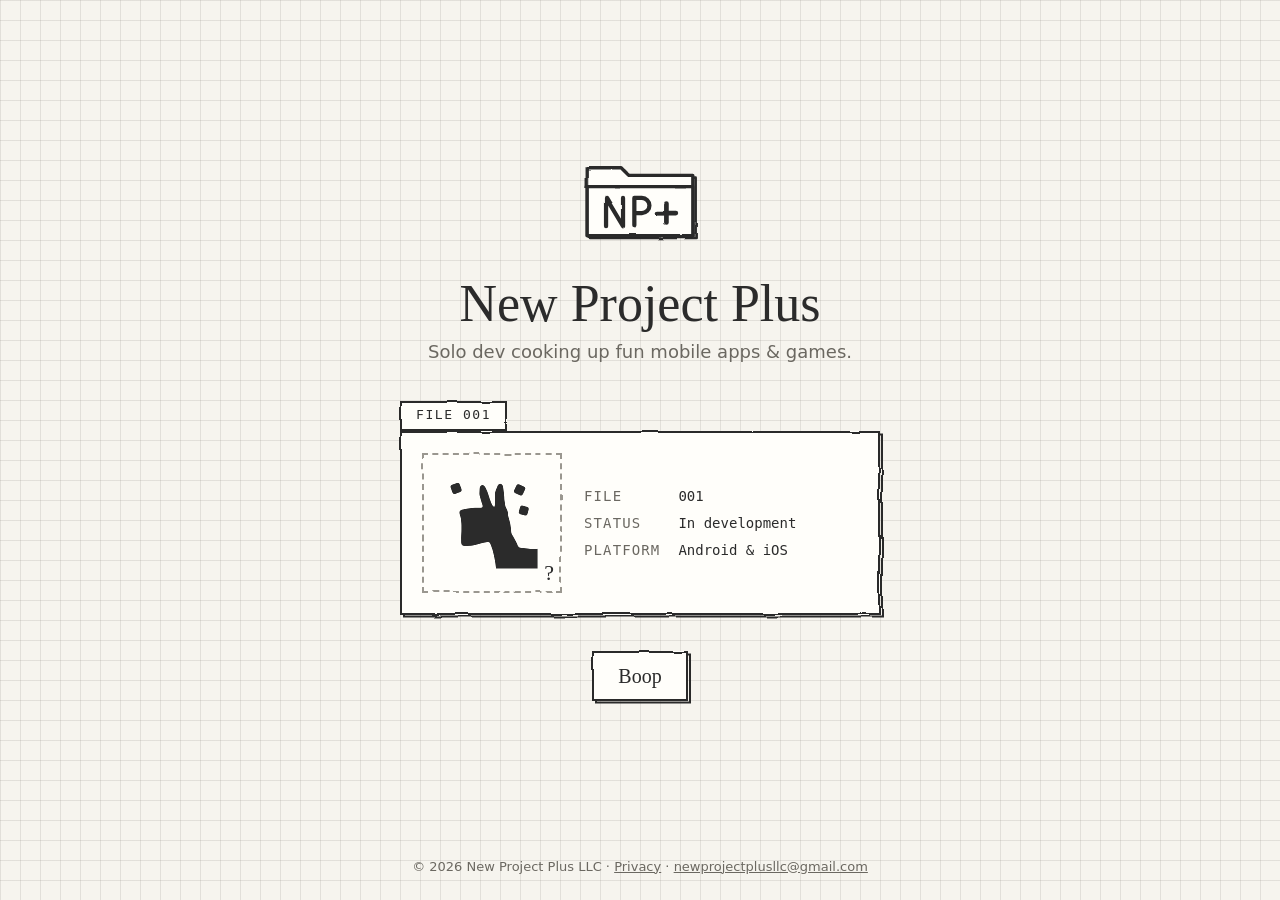
<file: index.html>
<!DOCTYPE html>
<html lang="en">
<head>
<meta charset="utf-8">
<meta name="viewport" content="width=device-width, initial-scale=1">
<title>New Project Plus</title>
<meta name="description" content="Solo dev cooking up fun mobile apps and games.">
<meta name="theme-color" content="#F6F4EE" media="(prefers-color-scheme: light)">
<meta name="theme-color" content="#1E2120" media="(prefers-color-scheme: dark)">
<link rel="icon" href="/favicon.ico" sizes="32x32">
<link rel="icon" href="/assets/img/favicon.svg" type="image/svg+xml">
<link rel="apple-touch-icon" href="/apple-touch-icon.png">
<meta property="og:title" content="New Project Plus">
<meta property="og:description" content="Solo dev cooking up fun mobile apps and games.">
<meta property="og:image" content="https://new-project-plus.github.io/assets/img/avatar-1024.png">
<link rel="stylesheet" href="/assets/css/site.css">
</head>
<body>
<svg width="0" height="0" style="position:absolute" aria-hidden="true"><filter id="pencil" x="-5%" y="-5%" width="110%" height="110%"><feTurbulence type="fractalNoise" baseFrequency="0.03" numOctaves="2" seed="4" result="t"/><feDisplacementMap in="SourceGraphic" in2="t" scale="2.6" xChannelSelector="R" yChannelSelector="G"/></filter></svg>
<main class="home">
  <div class="wrap">
    <img class="logo" src="/assets/img/logo.svg" alt="New Project Plus logo">
    <h1 class="display">New Project Plus</h1>
    <p class="tag soft">Solo dev cooking up fun mobile apps &amp; games.</p>

    <section class="folder" aria-label="Upcoming project">
      <div class="tab sketch mono">FILE 001</div>
      <div class="body sketch doubled">
        <div class="photo sketch dashed"><div class="silhouette" role="img" aria-label="A mystery project, shown only as a silhouette"></div><span class="q display" aria-hidden="true">?</span></div>
        <dl class="fields">
          <dt>FILE</dt><dd>001</dd>
          <dt>STATUS</dt><dd>In development</dd>
          <dt>PLATFORM</dt><dd>Android &amp; iOS</dd>
        </dl>
      </div>
    </section>

    <button class="btn" type="button" data-boop>Boop</button>
  </div>
</main>
<footer class="site">© 2026 New Project Plus LLC · <a href="/privacy/">Privacy</a> · <a href="mailto:newprojectplusllc@gmail.com">newprojectplusllc@gmail.com</a></footer>
<script src="/assets/js/site.js"></script>
</body>
</html>
</file>
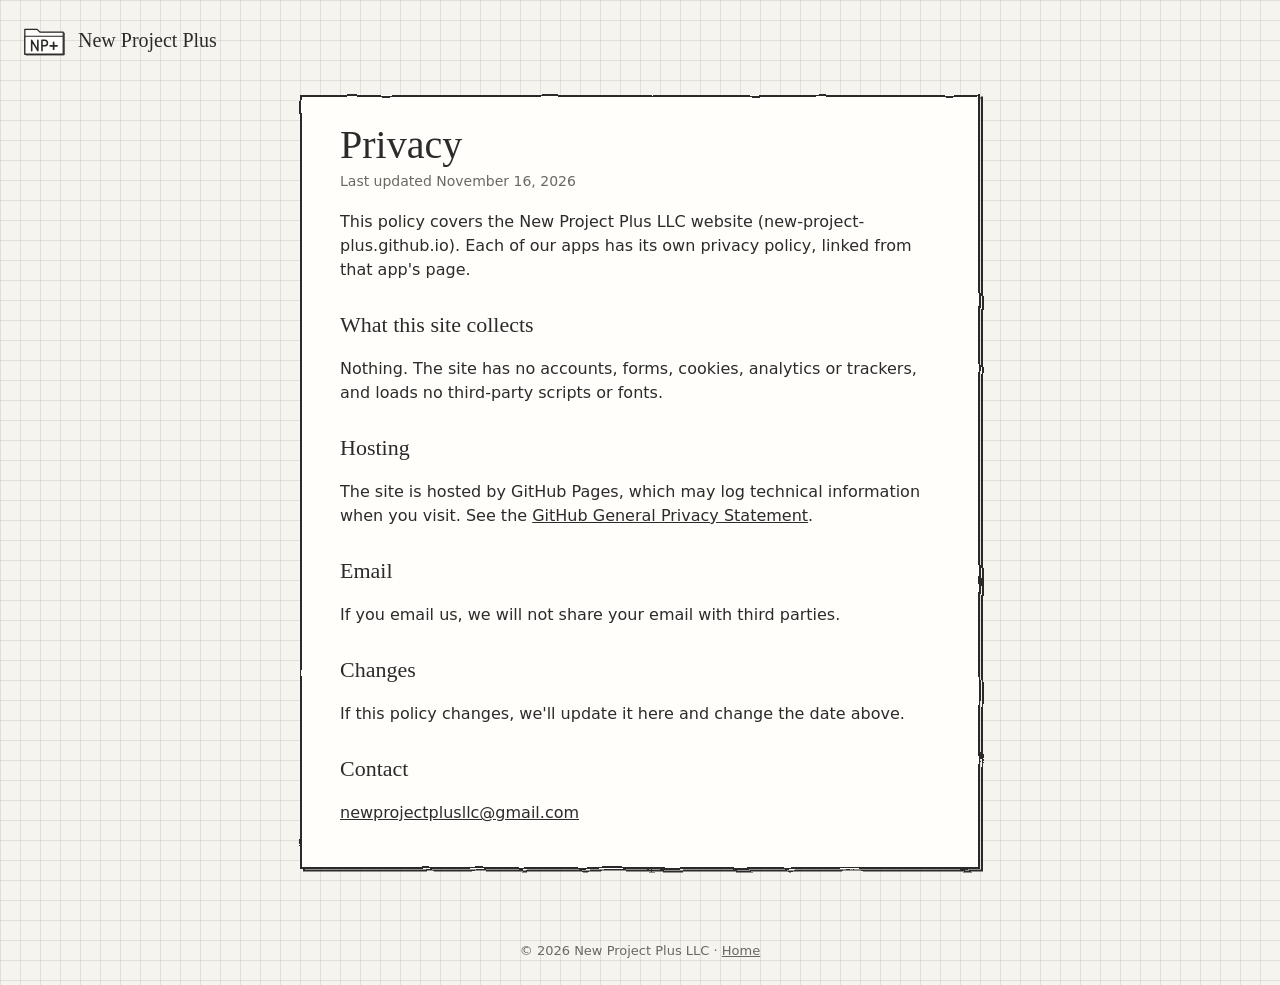
<file: privacy/index.html>
<!DOCTYPE html>
<html lang="en">
<head>
<meta charset="utf-8">
<meta name="viewport" content="width=device-width, initial-scale=1">
<title>Privacy · New Project Plus</title>
<meta name="description" content="Privacy policy for the New Project Plus website.">
<link rel="icon" href="/favicon.ico" sizes="32x32">
<link rel="icon" href="/assets/img/favicon.svg" type="image/svg+xml">
<link rel="apple-touch-icon" href="/apple-touch-icon.png">
<link rel="stylesheet" href="/assets/css/site.css">
</head>
<body>
<svg width="0" height="0" style="position:absolute" aria-hidden="true"><filter id="pencil" x="-5%" y="-5%" width="110%" height="110%"><feTurbulence type="fractalNoise" baseFrequency="0.03" numOctaves="2" seed="4" result="t"/><feDisplacementMap in="SourceGraphic" in2="t" scale="2.6" xChannelSelector="R" yChannelSelector="G"/></filter></svg>
<header class="top"><a href="/"><img src="/assets/img/logo.svg" alt="">New Project Plus</a></header>
<main class="doc">
  <article class="sheet sketch doubled">
    <h1 class="display">Privacy</h1>
    <p class="meta soft">Last updated November 16, 2026</p>

    <p>This policy covers the New Project Plus LLC website (new-project-plus.github.io). Each of our apps has its own privacy policy, linked from that app's page.</p>

    <h2 class="display">What this site collects</h2>
    <p>Nothing. The site has no accounts, forms, cookies, analytics or trackers, and loads no third-party scripts or fonts.</p>

    <h2 class="display">Hosting</h2>
    <p>The site is hosted by GitHub Pages, which may log technical information when you visit. See the <a href="https://docs.github.com/en/site-policy/privacy-policies/github-general-privacy-statement">GitHub General Privacy Statement</a>.</p>

    <h2 class="display">Email</h2>
    <p>If you email us, we will not share your email with third parties.</p>

    <h2 class="display">Changes</h2>
    <p>If this policy changes, we'll update it here and change the date above.</p>

    <h2 class="display">Contact</h2>
    <p><a href="mailto:newprojectplusllc@gmail.com">newprojectplusllc@gmail.com</a></p>
  </article>
</main>
<footer class="site">© 2026 New Project Plus LLC · <a href="/">Home</a></footer>
</body>
</html>
</file>
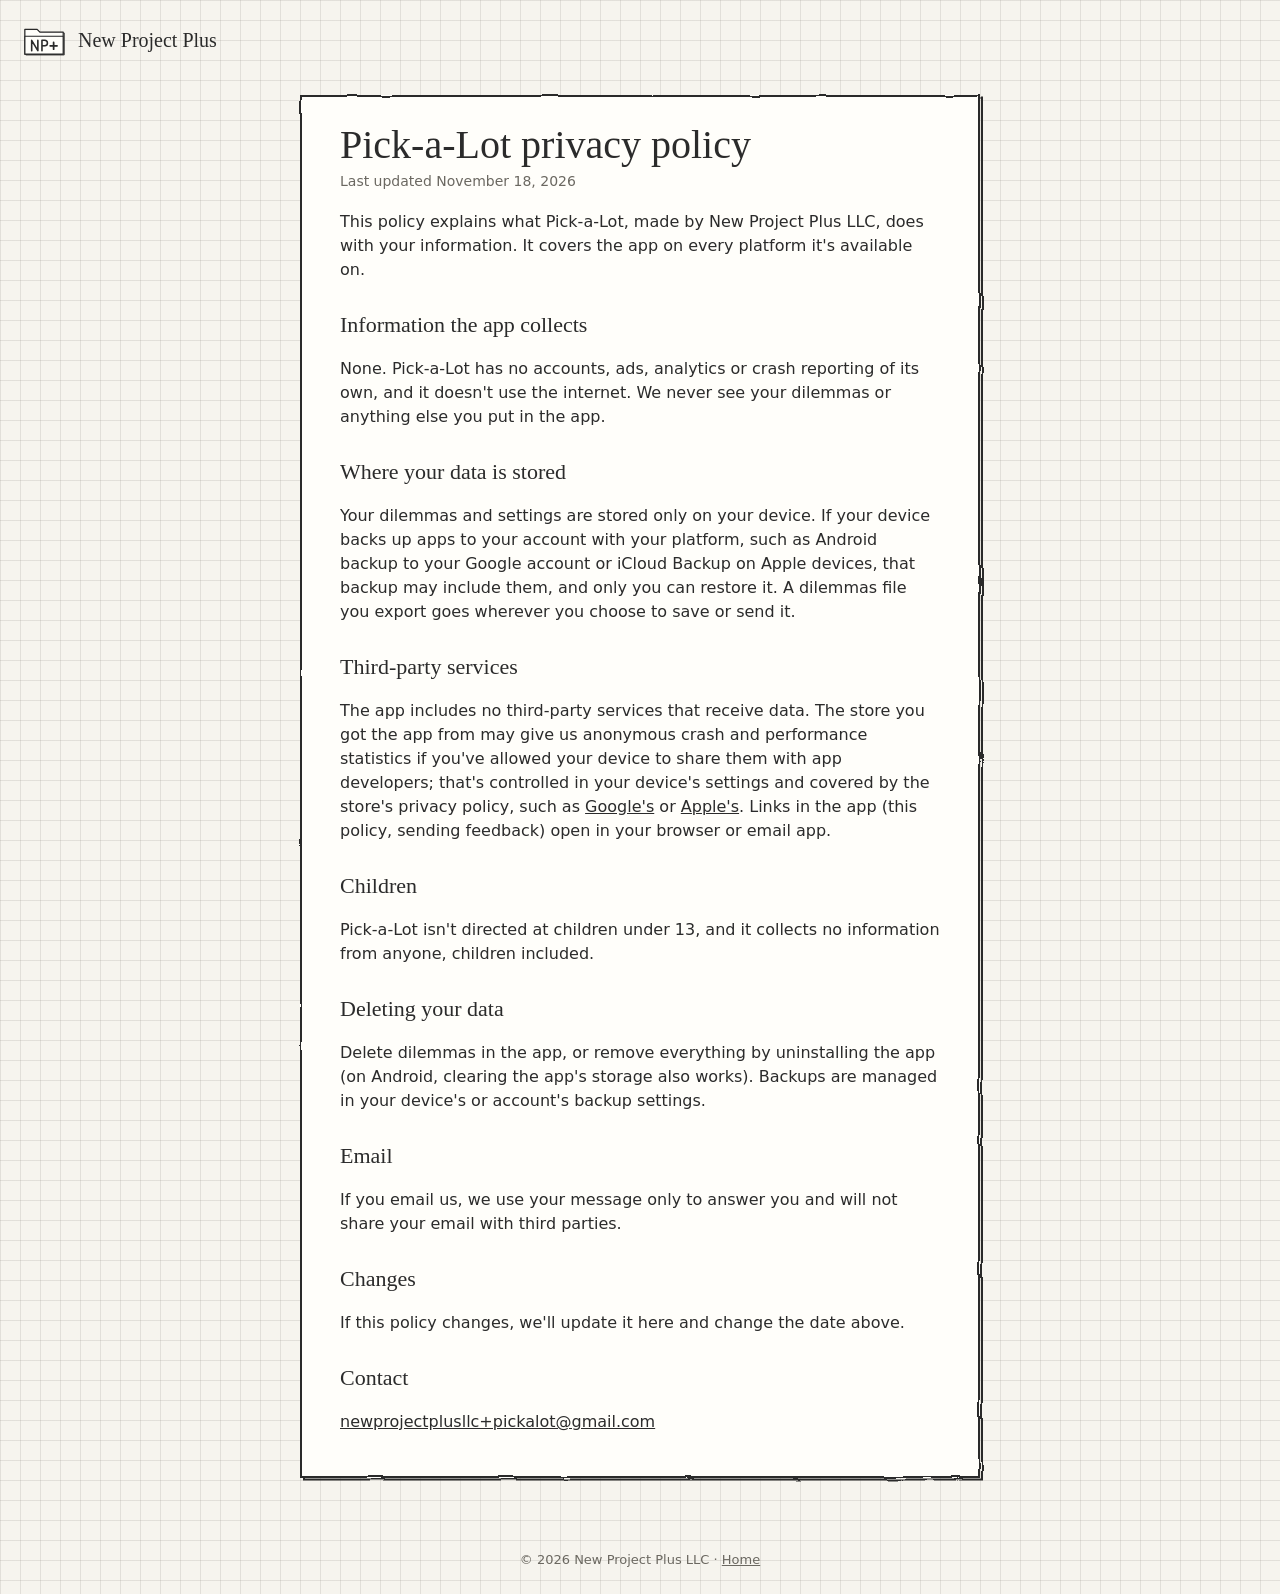
<file: apps/pickalot/privacy/index.html>
<!DOCTYPE html>
<html lang="en">
<head>
<meta charset="utf-8">
<meta name="viewport" content="width=device-width, initial-scale=1">
<title>Pick-a-Lot privacy policy · New Project Plus</title>
<meta name="description" content="Privacy policy for Pick-a-Lot.">
<link rel="icon" href="/favicon.ico" sizes="32x32">
<link rel="icon" href="/assets/img/favicon.svg" type="image/svg+xml">
<link rel="apple-touch-icon" href="/apple-touch-icon.png">
<link rel="stylesheet" href="/assets/css/site.css">
</head>
<body>
<svg width="0" height="0" style="position:absolute" aria-hidden="true"><filter id="pencil" x="-5%" y="-5%" width="110%" height="110%"><feTurbulence type="fractalNoise" baseFrequency="0.03" numOctaves="2" seed="4" result="t"/><feDisplacementMap in="SourceGraphic" in2="t" scale="2.6" xChannelSelector="R" yChannelSelector="G"/></filter></svg>
<header class="top"><a href="/"><img src="/assets/img/logo.svg" alt="">New Project Plus</a></header>
<main class="doc">
  <article class="sheet sketch doubled">
    <h1 class="display">Pick-a-Lot privacy policy</h1>
    <p class="meta soft">Last updated November 18, 2026</p>

    <p>This policy explains what Pick-a-Lot, made by New Project Plus LLC, does with your information. It covers the app on every platform it's available on.</p>

    <h2 class="display">Information the app collects</h2>
    <p>None. Pick-a-Lot has no accounts, ads, analytics or crash reporting of its own, and it doesn't use the internet. We never see your dilemmas or anything else you put in the app.</p>

    <h2 class="display">Where your data is stored</h2>
    <p>Your dilemmas and settings are stored only on your device. If your device backs up apps to your account with your platform, such as Android backup to your Google account or iCloud Backup on Apple devices, that backup may include them, and only you can restore it. A dilemmas file you export goes wherever you choose to save or send it.</p>

    <h2 class="display">Third-party services</h2>
    <p>The app includes no third-party services that receive data. The store you got the app from may give us anonymous crash and performance statistics if you've allowed your device to share them with app developers; that's controlled in your device's settings and covered by the store's privacy policy, such as <a href="https://policies.google.com/privacy">Google's</a> or <a href="https://www.apple.com/legal/privacy/">Apple's</a>. Links in the app (this policy, sending feedback) open in your browser or email app.</p>

    <h2 class="display">Children</h2>
    <p>Pick-a-Lot isn't directed at children under 13, and it collects no information from anyone, children included.</p>

    <h2 class="display">Deleting your data</h2>
    <p>Delete dilemmas in the app, or remove everything by uninstalling the app (on Android, clearing the app's storage also works). Backups are managed in your device's or account's backup settings.</p>

    <h2 class="display">Email</h2>
    <p>If you email us, we use your message only to answer you and will not share your email with third parties.</p>

    <h2 class="display">Changes</h2>
    <p>If this policy changes, we'll update it here and change the date above.</p>

    <h2 class="display">Contact</h2>
    <p><a href="mailto:newprojectplusllc+pickalot@gmail.com?subject=Pick-a-Lot%20Privacy">newprojectplusllc+pickalot@gmail.com</a></p>
  </article>
</main>
<footer class="site">© 2026 New Project Plus LLC · <a href="/">Home</a></footer>
</body>
</html>
</file>
<file: assets/css/site.css>
/* New Project Plus: graphite on graph paper (light), chalk on slate (dark). */
:root {
  --bg: #F6F4EE;
  --paper: #FFFEFA;
  --ink: #2B2B2B;
  --ink-soft: #6B6861;
  --muted: #9A978F;
  --grid: rgba(154, 151, 143, .22);
  --display: "Chalkboard SE", "Ink Free", casual, cursive;
  --body: system-ui, -apple-system, "Segoe UI", Roboto, sans-serif;
  --mono: ui-monospace, "SF Mono", Menlo, Consolas, monospace;
  color-scheme: light dark;
}
@media (prefers-color-scheme: dark) {
  :root {
    --bg: #1E2120;
    --paper: #262A28;
    --ink: #E8E6DF;
    --ink-soft: #A4A7A3;
    --muted: #7D817E;
    --grid: rgba(125, 129, 126, .22);
  }
}

* { box-sizing: border-box; }
html, body { margin: 0; }
body {
  min-height: 100vh;
  display: flex;
  flex-direction: column;
  overflow-x: hidden;
  background-color: var(--bg);
  background-image:
    linear-gradient(var(--grid) 1px, transparent 1px),
    linear-gradient(90deg, var(--grid) 1px, transparent 1px);
  background-size: 20px 20px;
  color: var(--ink);
  font-family: var(--body);
  line-height: 1.5;
}
a { color: inherit; }
.display { font-family: var(--display); font-weight: 400; }
.mono { font-family: var(--mono); }
.soft { color: var(--ink-soft); }

/* Pencil outline: a wobbly line on a pseudo-element (filter #pencil is inline in each page), so text stays crisp. */
.sketch { position: relative; background: var(--paper); }
.sketch::before, .sketch.doubled::after {
  content: ""; position: absolute; inset: 0; pointer-events: none;
  border: 2px solid var(--ink); filter: url(#pencil);
}
.sketch.doubled::after { transform: translate(3px, 2.5px); z-index: -1; }
.sketch.dashed::before { border-style: dashed; border-color: var(--muted); }

/* ---------- home ---------- */
.home { flex: 1; display: grid; place-items: center; padding: 48px 20px; }
.home .wrap { width: 100%; max-width: 620px; text-align: center; }
.home .logo { display: block; width: 132px; height: 132px; margin: 0 auto; }
.home h1 { font-size: clamp(34px, 7vw, 52px); line-height: 1.05; margin: 14px 0 6px; }
.tag { font-size: 18px; margin: 0 0 36px; }

.folder { max-width: 480px; margin: 0 auto 36px; text-align: left; position: relative; padding-top: 30px; }
.folder .tab { position: absolute; top: 0; left: 0; padding: 4px 16px 6px; font-size: 13px; letter-spacing: .12em; }
.folder .body { display: grid; grid-template-columns: 140px 1fr; gap: 22px; align-items: center; padding: 22px; }
.photo { aspect-ratio: 1; display: grid; place-items: center; padding: 12px; }
.photo .q { position: absolute; right: 8px; bottom: 4px; font-size: 22px; }
.silhouette {
  display: block; width: 100%; aspect-ratio: 1; background: var(--ink);
  -webkit-mask: url(../img/file-001.svg) center / contain no-repeat;
  mask: url(../img/file-001.svg) center / contain no-repeat;
}
.fields { display: grid; grid-template-columns: auto 1fr; gap: 6px 18px; margin: 0; font-family: var(--mono); font-size: 14px; }
.fields dt { color: var(--ink-soft); letter-spacing: .08em; }
.fields dd { margin: 0; }
@media (max-width: 480px) {
  .folder .body { grid-template-columns: 1fr; }
  .photo { width: 100%; max-width: 180px; margin: 0 auto; }
}

/* Button: paper box with a doubled pencil outline that presses in. */
.btn {
  position: relative; display: inline-block; padding: 10px 26px; border: 0; cursor: pointer;
  font: inherit; font-family: var(--display); font-size: 20px; color: var(--ink); text-decoration: none;
  background: var(--paper); transition: transform .08s;
}
.btn::before, .btn::after { content: ""; position: absolute; inset: 0; border: 2px solid var(--ink); filter: url(#pencil); }
.btn::after { transform: translate(3px, 2.5px); z-index: -1; transition: transform .08s; }
.btn:hover { transform: translate(-1px, -1px); }
.btn:active { transform: translate(3px, 2.5px); }
.btn:active::after { transform: none; }
.btn:focus-visible { outline: 2px dashed var(--ink-soft); outline-offset: 6px; }

#confetti { position: fixed; inset: 0; width: 100%; height: 100%; pointer-events: none; z-index: 50; }

/* ---------- document pages (privacy) ---------- */
.top { padding: 16px 20px; }
.top a { display: inline-flex; align-items: center; gap: 10px; text-decoration: none; font-family: var(--display); font-size: 20px; }
.top img { width: 48px; height: 48px; }
.doc { flex: 1; width: 100%; max-width: 720px; margin: 0 auto; padding: 8px 20px 48px; }
.doc .sheet { padding: 28px clamp(18px, 4vw, 40px); }
.doc h1 { font-size: clamp(30px, 6vw, 40px); line-height: 1.1; margin: 0 0 4px; }
.doc h2 { font-size: 22px; margin: 26px 0 4px; }
.doc .meta { margin: 0 0 18px; font-size: 14px; }

footer.site { text-align: center; color: var(--ink-soft); font-size: 13px; padding: 24px 16px; }

@media (prefers-reduced-motion: reduce) {
  .btn, .btn::after { transition: none; }
}
</file>
